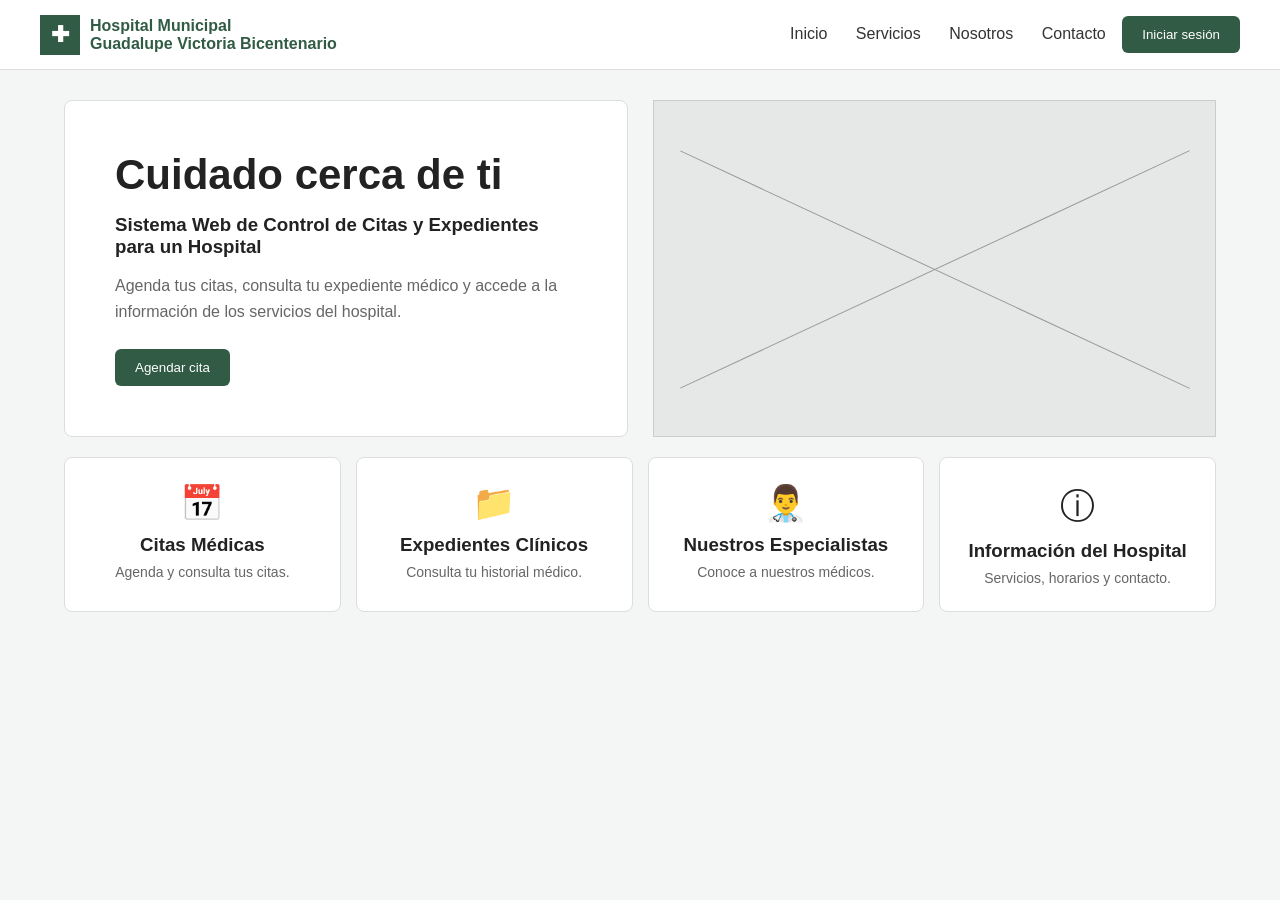
<file: index.html>
<!DOCTYPE html>
<html lang="es">
<head>
    <meta charset="UTF-8">
    <meta name="viewport" content="width=device-width, initial-scale=1.0">
    <title>Hospital Municipal Guadalupe Victoria</title>

    <link rel="stylesheet" href="estilos.css">
</head>

<body>

<div id="inicio">

    <header>

        <div class="logo">
            <div class="logo-icon">✚</div>

            <div>
                Hospital Municipal
                <br>
                Guadalupe Victoria Bicentenario
            </div>
        </div>

        <nav>
            <a onclick="mostrar('inicio')">Inicio</a>
            <a>Servicios</a>
            <a>Nosotros</a>
            <a>Contacto</a>

            <button class="btn" onclick="mostrar('login')">
                Iniciar sesión
            </button>
        </nav>

    </header>

    <main class="container">

        <section class="hero">

            <div class="hero-text">

                <h1>Cuidado cerca de ti</h1>

                <h3>
                    Sistema Web de Control de Citas
                    y Expedientes para un Hospital
                </h3>

                <p>
                    Agenda tus citas, consulta tu expediente médico
                    y accede a la información de los servicios del hospital.
                </p>

                <button class="btn" onclick="mostrar('registro')">
                    Agendar cita
                </button>

            </div>

            <div class="imagen"></div>

        </section>

        <section class="cards">

            <div class="card">
                <div class="icon">📅</div>
                <h3>Citas Médicas</h3>
                <p>Agenda y consulta tus citas.</p>
            </div>

            <div class="card">
                <div class="icon">📁</div>
                <h3>Expedientes Clínicos</h3>
                <p>Consulta tu historial médico.</p>
            </div>

            <div class="card">
                <div class="icon">👨‍⚕️</div>
                <h3>Nuestros Especialistas</h3>
                <p>Conoce a nuestros médicos.</p>
            </div>

            <div class="card">
                <div class="icon">ⓘ</div>
                <h3>Información del Hospital</h3>
                <p>Servicios, horarios y contacto.</p>
            </div>

        </section>

    </main>

</div>

<div id="login" class="oculto">

    <div class="form-container">

        <p class="link" onclick="mostrar('inicio')">
            ← Volver
        </p>

        <h2>Iniciar sesión</h2>

        <p class="descripcion">
            Ingresa a tu cuenta para continuar
        </p>

        <div class="form-group">
            <label>Correo electrónico o usuario</label>
            <input id="correoLogin" type="email">
        </div>

        <div class="form-group">
            <label>Contraseña</label>
            <input id="passwordLogin" type="password">
        </div>

        <button class="btn" onclick="iniciarSesion()">
            Iniciar sesión
        </button>

        <p class="link" onclick="mostrar('recuperar')">
            ¿Olvidaste tu contraseña?
        </p>

        <p style="text-align:center">
            o inicia con
        </p>

        <br>

        <button class="btn" style="background:#555">
            Google
        </button>

        <br><br>

        <button class="btn" style="background:#555">
            Microsoft
        </button>

        <p class="link" onclick="mostrar('registro')">
            ¿No tienes una cuenta? Regístrate aquí
        </p>

    </div>

</div>

<div id="recuperar" class="oculto">

    <div class="form-container">

        <p class="link" onclick="mostrar('login')">
            ← Volver
        </p>

        <h2>Recuperar contraseña</h2>

        <p class="descripcion">
            Ingresa tu correo electrónico y te enviaremos
            un enlace para restablecer tu contraseña.
        </p>

        <div class="form-group">
            <label>Correo electrónico</label>
            <input type="email">
        </div>

        <button class="btn"
                onclick="alert('Se ha enviado el enlace de recuperación.')">
            Enviar enlace
        </button>

        <p class="link" onclick="mostrar('login')">
            ¿Ya recordaste tu contraseña? Iniciar sesión
        </p>

    </div>

</div>

<div id="restablecer" class="oculto">

    <div class="form-container">

        <p class="link" onclick="mostrar('recuperar')">
            ← Volver
        </p>

        <h2>Crear nueva contraseña</h2>

        <p class="descripcion">
            Ingresa tu nueva contraseña para tu cuenta.
        </p>

        <div class="form-group">
            <label>Nueva contraseña</label>
            <input type="password">
        </div>

        <div class="form-group">
            <label>Confirmar contraseña</label>
            <input type="password">
        </div>

        <p>
            ✔ Mínimo 8 caracteres<br>
            ✔ Una letra mayúscula<br>
            ✔ Una letra minúscula<br>
            ✔ Un número
        </p>

        <button class="btn"
                onclick="alert('Contraseña restablecida correctamente')">
            Restablecer contraseña
        </button>

    </div>

</div>

<div id="registro" class="oculto">

    <div class="form-container">

        <h2>Crear cuenta</h2>

        <p class="descripcion">
            Completa tus datos para registrarte
        </p>

        <div class="form-group">
            <label>Nombre(s)</label>
            <input type="text">
        </div>

        <div class="form-group">
            <label>Apellidos</label>
            <input type="text">
        </div>

        <div class="form-group">
            <label>Correo electrónico</label>
            <input type="email">
        </div>

        <div class="form-group">
            <label>Teléfono</label>
            <input type="tel">
        </div>

        <div class="form-group">
            <label>Fecha de nacimiento</label>
            <input type="date">
        </div>

        <div class="form-group">
            <label>Tipo de usuario</label>

            <select>
                <option>Paciente</option>
                <option>Médico</option>
                <option>Administrador</option>
            </select>
        </div>

        <div class="form-group">
            <label>Contraseña</label>
            <input type="password">
        </div>

        <div class="form-group">
            <label>Confirmar contraseña</label>
            <input type="password">
        </div>

        <label>
            <input type="checkbox">
            Acepto los términos y condiciones
        </label>

        <button class="btn" onclick="mostrar('roles')">
            Crear cuenta
        </button>

        <p class="link" onclick="mostrar('login')">
            ¿Ya tienes una cuenta? Iniciar sesión
        </p>

    </div>

</div>

<div id="roles" class="oculto">

    <div class="container">

        <h2 style="text-align:center;margin-top:40px;">
            Selecciona tu tipo de usuario
        </h2>

        <div class="roles">

            <div class="role">

                <div class="role-icon">👤</div>

                <h3>Paciente</h3>

                <p>
                    Agenda y consulta tus citas
                    y expedientes.
                </p>

                <button class="btn"
                        onclick="mostrar('paciente')">
                    Entrar
                </button>

            </div>


            <div class="role">

                <div class="role-icon">👨‍⚕️</div>

                <h3>Médico</h3>

                <p>
                    Consulta expedientes,
                    gestiona citas y pacientes.
                </p>

                <button class="btn"
                        onclick="mostrar('medico')">
                    Entrar
                </button>

            </div>


            <div class="role">

                <div class="role-icon">⚙️</div>

                <h3>Administrador</h3>

                <p>
                    Gestiona usuarios,
                    citas e información.
                </p>

                <button class="btn"
                        onclick="mostrar('administrador')">
                    Entrar
                </button>

            </div>

        </div>

    </div>

</div>

<div id="paciente" class="oculto">

    <div class="dashboard">

        <aside class="sidebar">

            <h3>✚ Hospital</h3>

            <button onclick="mostrar('paciente')">
                🏠 Inicio
            </button>

            <button onclick="mostrar('misCitas')">
                📅 Mis citas
            </button>

            <button onclick="mostrar('expediente')">
                📁 Mi expediente
            </button>

            <button>
                🔔 Notificaciones
            </button>

            <button>
                👤 Perfil
            </button>

            <button onclick="mostrar('inicio')">
                ↪ Cerrar sesión
            </button>

        </aside>


        <main class="dashboard-content">

            <div class="welcome">

                <div>
                    <h1>Bienvenida, María</h1>

                    <p>
                        Aquí puedes consultar y gestionar
                        tus citas médicas.
                    </p>
                </div>

                <button class="btn"
                        onclick="mostrar('agendar')">
                    + Agendar cita
                </button>

            </div>


            <div class="stats">

                <div class="stat">
                    📅
                    <h2>3</h2>
                    Próximas citas
                </div>

                <div class="stat">
                    📋
                    <h2>3</h2>
                    Mis citas
                </div>

                <div class="stat">
                    📁
                    <h2>1</h2>
                    Mi expediente
                </div>

                <div class="stat">
                    🔔
                    <h2>0</h2>
                    Notificaciones
                </div>

            </div>


            <h2>Próximas citas</h2>

            <br>

            <table>

                <tr>
                    <th>Fecha</th>
                    <th>Hora</th>
                    <th>Especialidad</th>
                    <th>Médico</th>
                    <th>Estado</th>
                </tr>

                <tr>
                    <td>15/10/2026</td>
                    <td>10:00 am</td>
                    <td>Medicina General</td>
                    <td>Dr. Juan Pérez</td>
                    <td>
                        <span class="estado">
                            Confirmada
                        </span>
                    </td>
                </tr>

                <tr>
                    <td>22/10/2026</td>
                    <td>11:30 am</td>
                    <td>Pediatría</td>
                    <td>Dra. Ana Torres</td>
                    <td>
                        <span class="estado">
                            Pendiente
                        </span>
                    </td>
                </tr>

            </table>

        </main>

    </div>

</div>

<div id="agendar" class="oculto">

    <div class="form-container">

        <p class="link" onclick="mostrar('paciente')">
            ← Volver
        </p>

        <h2>Agendar cita</h2>

        <p class="descripcion">
            Completa los datos de tu cita
        </p>

        <div class="form-group">

            <label>Especialidad</label>

            <select>
                <option>Medicina General</option>
                <option>Pediatría</option>
                <option>Ginecología</option>
                <option>Cardiología</option>
            </select>

        </div>


        <div class="form-group">

            <label>Médico</label>

            <select>
                <option>Dr. Juan Pérez</option>
                <option>Dra. Ana Torres</option>
                <option>Dra. Laura Díaz</option>
            </select>

        </div>


        <div class="form-group">

            <label>Fecha</label>

            <input type="date">

        </div>


        <div class="form-group">

            <label>Hora</label>

            <select>
                <option>10:00 am</option>
                <option>11:30 am</option>
                <option>1:00 pm</option>
            </select>

        </div>


        <div class="form-group">

            <label>Motivo de la consulta</label>

            <textarea placeholder="Escribe el motivo..."></textarea>

        </div>


        <button class="btn"
                onclick="alert('Cita registrada correctamente'); mostrar('paciente')">

            Confirmar cita

        </button>

    </div>

</div>

<div id="misCitas" class="oculto">

    <div class="dashboard">

        <aside class="sidebar">

            <h3>✚ Hospital</h3>

            <button onclick="mostrar('paciente')">
                🏠 Inicio
            </button>

            <button onclick="mostrar('misCitas')">
                📅 Mis citas
            </button>

            <button onclick="mostrar('expediente')">
                📁 Mi expediente
            </button>

            <button onclick="mostrar('inicio')">
                ↪ Cerrar sesión
            </button>

        </aside>


        <main class="dashboard-content">

            <div class="welcome">

                <h1>Mis citas</h1>

                <button class="btn"
                        onclick="mostrar('agendar')">
                    + Agendar cita
                </button>

            </div>


            <table>

                <tr>
                    <th>Fecha</th>
                    <th>Hora</th>
                    <th>Especialidad</th>
                    <th>Médico</th>
                    <th>Estado</th>
                </tr>

                <tr>
                    <td>15/10/2026</td>
                    <td>10:00 am</td>
                    <td>Medicina General</td>
                    <td>Dr. Juan Pérez</td>
                    <td>Confirmada</td>
                </tr>

                <tr>
                    <td>22/10/2026</td>
                    <td>11:30 am</td>
                    <td>Pediatría</td>
                    <td>Dra. Ana Torres</td>
                    <td>Pendiente</td>
                </tr>

                <tr>
                    <td>05/11/2026</td>
                    <td>09:00 am</td>
                    <td>Ginecología</td>
                    <td>Dra. Laura Díaz</td>
                    <td>Confirmada</td>
                </tr>

            </table>

        </main>

    </div>

</div>

<div id="expediente" class="oculto">

    <div class="dashboard">

        <aside class="sidebar">

            <h3>✚ Hospital</h3>

            <button onclick="mostrar('paciente')">
                🏠 Inicio
            </button>

            <button onclick="mostrar('misCitas')">
                📅 Mis citas
            </button>

            <button onclick="mostrar('expediente')">
                📁 Mi expediente
            </button>

            <button onclick="mostrar('inicio')">
                ↪ Cerrar sesión
            </button>

        </aside>


        <main class="dashboard-content">

            <h1>Mi expediente médico</h1>

            <br>

            <div class="expediente">

                <h2>María López García</h2>

                <div class="datos">

                    <p><b>Edad:</b> 20 años</p>

                    <p><b>Sexo:</b> Femenino</p>

                    <p><b>CURP:</b> LOMGM000420MDFR08</p>

                    <p><b>Alergias:</b> Ninguna</p>

                    <p><b>Teléfono:</b> 722 123 4567</p>

                    <p><b>Tipo de sangre:</b> O+</p>

                    <p>
                        <b>Dirección:</b>
                        Villa Victoria, Estado de México
                    </p>

                    <p>
                        <b>Contacto de emergencia:</b>
                        722 987 6543
                    </p>

                </div>

            </div>

        </main>

    </div>

</div>

<div id="medico" class="oculto">

    <div class="dashboard">

        <aside class="sidebar">

            <h3>✚ Hospital</h3>

            <button onclick="mostrar('medico')">
                🏠 Inicio
            </button>

            <button>
                📅 Citas
            </button>

            <button>
                👥 Pacientes
            </button>

            <button>
                📁 Expedientes
            </button>

            <button>
                👤 Perfil
            </button>

            <button onclick="mostrar('inicio')">
                ↪ Cerrar sesión
            </button>

        </aside>


        <main class="dashboard-content">

            <div class="welcome">

                <div>

                    <h1>Bienvenido, Dr. Juan</h1>

                    <p>
                        Aquí puedes consultar y gestionar
                        tus pacientes.
                    </p>

                </div>

            </div>


            <div class="stats">

                <div class="stat">
                    📅
                    <h2>12</h2>
                    Citas de hoy
                </div>

                <div class="stat">
                    👥
                    <h2>28</h2>
                    Pacientes
                </div>

                <div class="stat">
                    📁
                    <h2>28</h2>
                    Expedientes
                </div>

                <div class="stat">
                    📋
                    <h2>10</h2>
                    Recetas
                </div>

            </div>


            <h2>Citas de hoy</h2>

            <br>

            <table>

                <tr>
                    <th>Hora</th>
                    <th>Paciente</th>
                    <th>Especialidad</th>
                    <th>Estado</th>
                </tr>

                <tr>
                    <td>10:00 am</td>
                    <td>María López</td>
                    <td>Medicina General</td>
                    <td>Confirmada</td>
                </tr>

                <tr>
                    <td>11:30 am</td>
                    <td>Carlos Ramírez</td>
                    <td>Pediatría</td>
                    <td>Confirmada</td>
                </tr>

                <tr>
                    <td>1:00 pm</td>
                    <td>Ana Torres</td>
                    <td>Ginecología</td>
                    <td>Pendiente</td>
                </tr>

            </table>

        </main>

    </div>

</div>

<div id="administrador" class="oculto">

    <div class="dashboard">

        <aside class="sidebar">

            <h3>✚ Hospital</h3>

            <button onclick="mostrar('administrador')">
                🏠 Inicio
            </button>

            <button>
                👥 Usuarios
            </button>

            <button>
                📅 Citas
            </button>

            <button>
                👤 Pacientes
            </button>

            <button>
                📊 Reportes
            </button>

            <button onclick="mostrar('inicio')">
                ↪ Cerrar sesión
            </button>

        </aside>


        <main class="dashboard-content">

            <div class="welcome">

                <h1>Usuarios</h1>

                <button class="btn"
                        onclick="alert('Formulario para crear usuario')">
                    + Nuevo usuario
                </button>

            </div>


            <table>

                <tr>
                    <th>Nombre</th>
                    <th>Rol</th>
                    <th>Correo</th>
                    <th>Estado</th>
                    <th>Acciones</th>
                </tr>

                <tr>
                    <td>María López</td>
                    <td>Paciente</td>
                    <td>maria@gmail.com</td>
                    <td>Activo</td>
                    <td>✏️ 🗑️</td>
                </tr>

                <tr>
                    <td>Dr. Juan Pérez</td>
                    <td>Médico</td>
                    <td>juan@gmail.com</td>
                    <td>Activo</td>
                    <td>✏️ 🗑️</td>
                </tr>

                <tr>
                    <td>Carlos Ruiz</td>
                    <td>Paciente</td>
                    <td>carlos@gmail.com</td>
                    <td>Activo</td>
                    <td>✏️ 🗑️</td>
                </tr>

            </table>

        </main>

    </div>

</div>

<script>

function mostrar(pagina) {

    const paginas = [
        "inicio",
        "login",
        "recuperar",
        "restablecer",
        "registro",
        "roles",
        "paciente",
        "agendar",
        "misCitas",
        "expediente",
        "medico",
        "administrador"
    ];

    paginas.forEach(function(id) {

        const elemento = document.getElementById(id);

        if (elemento) {
            elemento.classList.add("oculto");
        }

    });

    const paginaSeleccionada =
        document.getElementById(pagina);

    if (paginaSeleccionada) {
        paginaSeleccionada.classList.remove("oculto");
    }

    window.scrollTo(0, 0);
}


function iniciarSesion() {

    const correo =
        document.getElementById("correoLogin").value;

    const password =
        document.getElementById("passwordLogin").value;

    if (correo === "" || password === "") {

        alert("Por favor completa todos los campos.");

        return;
    }

    if (
        correo === "demo@hospital.com" &&
        password === "12345678"
    ) {

        mostrar("roles");

    } else {

        alert(
            "Datos incorrectos.\n\n" +
            "Usuario de prueba:\n" +
            "demo@hospital.com\n" +
            "12345678"
        );

    }

}

</script>

</body>
</html>
</file>
<file: estilos.css>
* {
    margin: 0;
    padding: 0;
    box-sizing: border-box;
    font-family: Arial, sans-serif;
}

body {
    background: #f4f6f5;
    color: #222;
}


/* ================= HEADER ================= */

header {
    height: 70px;
    background: white;
    border-bottom: 1px solid #ddd;
    display: flex;
    align-items: center;
    justify-content: space-between;
    padding: 0 40px;
}

.logo {
    display: flex;
    align-items: center;
    gap: 10px;
    font-weight: bold;
    color: #315b45;
}

.logo-icon {
    background: #315b45;
    color: white;
    width: 40px;
    height: 40px;
    display: flex;
    justify-content: center;
    align-items: center;
    font-size: 22px;
}

nav a {
    text-decoration: none;
    color: #333;
    margin: 0 12px;
    cursor: pointer;
}

.btn {
    background: #315b45;
    color: white;
    border: none;
    padding: 11px 20px;
    border-radius: 6px;
    cursor: pointer;
}

.btn:hover {
    background: #244533;
}


/* ================= PÁGINA PRINCIPAL ================= */

.container {
    width: 90%;
    max-width: 1200px;
    margin: auto;
}

.hero {
    margin-top: 30px;
    display: grid;
    grid-template-columns: 1fr 1fr;
    gap: 25px;
}

.hero-text {
    background: white;
    padding: 50px;
    border: 1px solid #ddd;
    border-radius: 8px;
}

.hero-text h1 {
    font-size: 42px;
    margin-bottom: 15px;
}

.hero-text h3 {
    margin-bottom: 15px;
}

.hero-text p {
    color: #666;
    line-height: 1.6;
    margin-bottom: 25px;
}

.imagen {
    min-height: 300px;
    background: #e5e8e6;
    border: 1px solid #ccc;
    position: relative;
}

.imagen::before,
.imagen::after {
    content: "";
    position: absolute;
    width: 100%;
    height: 1px;
    background: #999;
    top: 50%;
}

.imagen::before {
    transform: rotate(25deg);
}

.imagen::after {
    transform: rotate(-25deg);
}

.cards {
    margin-top: 20px;
    display: grid;
    grid-template-columns: repeat(4, 1fr);
    gap: 15px;
}

.card {
    background: white;
    padding: 25px;
    text-align: center;
    border: 1px solid #ddd;
    border-radius: 8px;
}

.card .icon {
    font-size: 35px;
    margin-bottom: 10px;
}

.card p {
    color: #666;
    font-size: 14px;
    margin-top: 8px;
}


/* ================= FORMULARIOS ================= */

.form-container {
    width: 430px;
    max-width: 95%;
    background: white;
    margin: 50px auto;
    padding: 30px;
    border: 1px solid #ddd;
    border-radius: 10px;
}

.form-container h2 {
    text-align: center;
    margin-bottom: 8px;
}

.form-container .descripcion {
    text-align: center;
    color: #777;
    margin-bottom: 25px;
}

.form-group {
    margin-bottom: 15px;
}

.form-group label {
    display: block;
    font-size: 14px;
    margin-bottom: 6px;
}

.form-group input,
.form-group select,
.form-group textarea {
    width: 100%;
    padding: 12px;
    border: 1px solid #ccc;
    border-radius: 6px;
}

.form-group textarea {
    height: 100px;
}

.form-container .btn {
    width: 100%;
    margin-top: 10px;
}

.link {
    color: #315b45;
    cursor: pointer;
    text-align: center;
    margin-top: 15px;
}


/* ================= ROLES ================= */

.roles {
    display: grid;
    grid-template-columns: repeat(3, 1fr);
    gap: 20px;
    width: 90%;
    max-width: 1000px;
    margin: 50px auto;
}

.role {
    background: white;
    border: 1px solid #ddd;
    border-radius: 10px;
    padding: 35px;
    text-align: center;
}

.role-icon {
    font-size: 50px;
    margin-bottom: 15px;
}

.role p {
    color: #666;
    margin: 12px 0 25px;
}


.dashboard {
    display: flex;
    min-height: calc(100vh - 70px);
}

.sidebar {
    width: 230px;
    background: #26352d;
    color: white;
    padding: 20px 10px;
}

.sidebar h3 {
    padding: 15px;
    margin-bottom: 10px;
}

.sidebar button {
    width: 100%;
    padding: 13px;
    border: none;
    background: transparent;
    color: white;
    text-align: left;
    cursor: pointer;
    border-radius: 6px;
    margin-bottom: 3px;
}

.sidebar button:hover {
    background: #9a366c;
}

.dashboard-content {
    flex: 1;
    padding: 35px;
}

.welcome {
    display: flex;
    justify-content: space-between;
    align-items: center;
    margin-bottom: 25px;
}

.stats {
    display: grid;
    grid-template-columns: repeat(4, 1fr);
    gap: 15px;
    margin-bottom: 30px;
}

.stat {
    background: white;
    border: 1px solid #ddd;
    border-radius: 8px;
    padding: 20px;
}

.stat h2 {
    margin-top: 10px;
}

table {
    width: 100%;
    background: white;
    border-collapse: collapse;
    border: 1px solid #ddd;
}

th,
td {
    padding: 13px;
    border-bottom: 1px solid #ddd;
    text-align: left;
}

th {
    background: #edf0ee;
}

.estado {
    background: #8ab198;
    padding: 5px 10px;
    border-radius: 15px;
    font-size: 12px;
}

.expediente {
    background: white;
    border: 1px solid #ddd;
    border-radius: 8px;
    padding: 25px;
}

.datos {
    display: grid;
    grid-template-columns: 1fr 1fr;
    gap: 15px;
    margin-top: 20px;
}

.oculto {
    display: none;
}

@media(max-width: 800px) {

    .hero {
        grid-template-columns: 1fr;
    }
    .cards {
        grid-template-columns: 1fr 1fr;
    }
    .roles {
        grid-template-columns: 1fr;
    }
    .stats {
        grid-template-columns: 1fr 1fr;
    }
    .dashboard {
        flex-direction: column;
    }
    .sidebar {
        width: 100%;
    }
}
</file>
